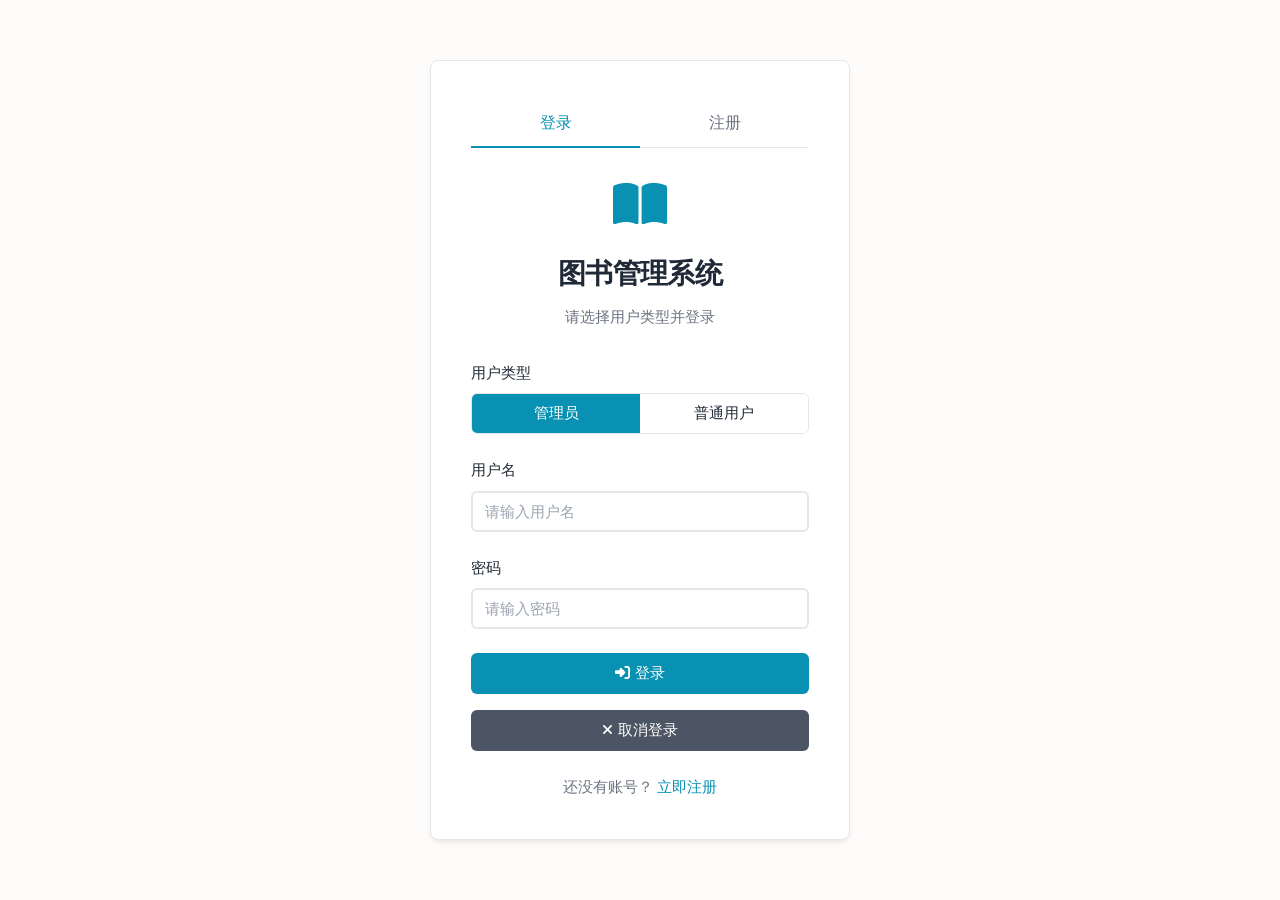
<file: login.html>
﻿<!DOCTYPE html>
<html lang="zh-CN">
<head>
    <meta charset="UTF-8">
    <meta name="viewport" content="width=device-width, initial-scale=1.0">
    <title>登录 - 图书管理系统</title>
    <link rel="stylesheet" href="/css/style.css">
    <link href="https://cdnjs.cloudflare.com/ajax/libs/font-awesome/6.4.0/css/all.min.css" rel="stylesheet">
    <style>
        /* 全局样式 */
        * {
            margin: 0;
            padding: 0;
            box-sizing: border-box;
        }
        
        body {
            background: var(--background-color);
            display: flex;
            justify-content: center;
            align-items: center;
            min-height: 100vh;
            margin: 0;
            font-family: -apple-system, BlinkMacSystemFont, "Segoe UI", Roboto, "Helvetica Neue", Arial, "Noto Sans SC", "PingFang SC", "Microsoft YaHei", sans-serif;
        }
        
        /* 登录容器 */
        .login-container {
            background: var(--card-background);
            border-radius: var(--border-radius-lg);
            border: 1px solid var(--border-color);
            box-shadow: var(--shadow-lg);
            padding: 2.5rem;
            width: 100%;
            max-width: 420px;
            animation: fadeInUp 0.4s ease-out;
        }
        
        /* 标签切换 */
        .form-tabs {
            display: flex;
            margin-bottom: 2rem;
            border-bottom: 1px solid var(--border-color);
        }
        
        .tab-btn {
            flex: 1;
            padding: 0.75rem;
            background: none;
            border: none;
            font-size: 1rem;
            font-weight: 500;
            color: var(--text-secondary);
            cursor: pointer;
            transition: var(--transition);
            border-bottom: 2px solid transparent;
            margin-bottom: -1px;
        }
        
        .tab-btn.active {
            color: var(--primary-color);
            border-bottom-color: var(--primary-color);
        }
        
        .tab-btn:hover {
            color: var(--text-primary);
        }
        
        /* 登录标题 */
        .login-header {
            text-align: center;
            margin-bottom: 2rem;
        }
        
        .logo {
            display: flex;
            justify-content: center;
            align-items: center;
            margin-bottom: 1.5rem;
        }
        
        .logo i {
            font-size: 3rem;
            color: var(--primary-color);
        }
        
        .login-header h1 {
            color: var(--text-primary);
            margin: 0;
            font-size: 1.75rem;
            font-weight: 700;
            letter-spacing: -0.02em;
        }
        
        .login-header p {
            color: var(--text-secondary);
            margin: 0.5rem 0 0;
            font-size: 0.9375rem;
        }
        
        /* 表单组 */
        .form-group {
            margin-bottom: 1.5rem;
        }
        
        .form-group label {
            display: block;
            margin-bottom: 0.5rem;
            color: var(--text-primary);
            font-weight: 500;
            font-size: 0.95rem;
        }
        
        .form-control {
            width: 100%;
            padding: 0.625rem 0.75rem;
            border: 1px solid var(--border-color);
            border-radius: var(--border-radius);
            font-size: 0.9375rem;
            transition: var(--transition);
            background: var(--card-background);
            color: var(--text-primary);
            outline: none;
        }

        .form-control:focus {
            border-color: var(--border-strong);
            box-shadow: 0 0 0 2px var(--primary-light);
        }

        .form-control::placeholder {
            color: var(--text-muted);
        }
        
        /* 用户类型选择 */
        .user-type-select {
            display: flex;
            margin-bottom: 1.5rem;
            border: 1px solid var(--border-color);
            border-radius: var(--border-radius);
            overflow: hidden;
        }

        .user-type-option {
            flex: 1;
            padding: 0.625rem;
            text-align: center;
            cursor: pointer;
            transition: var(--transition);
            background: var(--card-background);
            color: var(--text-primary);
            border: none;
            font-weight: 500;
            font-size: 0.9375rem;
        }

        .user-type-option.active {
            background: var(--primary-color);
            color: white;
        }

        .user-type-option:hover {
            background-color: var(--surface-hover);
        }

        .user-type-option.active:hover {
            background: var(--primary-hover);
        }
        
        /* 按钮样式 */
        .btn {
            width: 100%;
            padding: 0.625rem 1rem;
            background: var(--primary-color);
            color: white;
            border: 1px solid transparent;
            border-radius: var(--border-radius);
            font-size: 0.9375rem;
            font-weight: 500;
            cursor: pointer;
            transition: var(--transition);
            text-align: center;
            display: flex;
            justify-content: center;
            align-items: center;
            gap: 0.5rem;
        }

        .btn-secondary {
            background: var(--secondary-color);
        }

        .btn-secondary:hover {
            background: var(--secondary-hover);
        }

        .btn:hover {
            background: var(--primary-hover);
        }

        .btn:active {
            transform: translateY(0);
        }
        
        /* 消息提示 */
        .message {
            padding: 0.875rem 1rem;
            border-radius: var(--border-radius);
            margin-bottom: 1.25rem;
            display: none;
            font-weight: 500;
            font-size: 0.875rem;
            border: 1px solid transparent;
        }

        .message.error {
            background-color: rgba(185, 28, 28, 0.08);
            color: var(--danger-color);
            border-color: rgba(185, 28, 28, 0.2);
        }

        .message.success {
            background-color: rgba(21, 128, 61, 0.08);
            color: var(--success-color);
            border-color: rgba(21, 128, 61, 0.2);
        }
        
        /* 表单切换 */
        .form-panel {
            display: none;
        }

        .form-panel.active {
            display: block;
        }
        
        /* 额外链接 */
        .extra-links {
            text-align: center;
            margin-top: 1.5rem;
            font-size: 0.9375rem;
            color: var(--text-secondary);
        }

        .extra-links a {
            color: var(--primary-color);
            text-decoration: none;
            transition: var(--transition);
            font-weight: 500;
        }

        .extra-links a:hover {
            color: var(--primary-hover);
            text-decoration: underline;
        }
        
        /* 响应式设计 */
        @media (max-width: 768px) {
            .login-container {
                padding: 1.5rem;
                margin: 1rem;
                border-radius: var(--border-radius-lg);
            }

            .login-header h1 {
                font-size: 1.5rem;
            }

            .logo i {
                font-size: 2.5rem;
            }
        }
    </style>
</head>
<body>
    <script>
        /**
         * 登录页主题应用
         * 读取本地存储中的主题设置并应用到 body，确保登录页与其他页面主题一致
         */
        (function applyLoginTheme() {
            try {
                const stored = localStorage.getItem('library_settings');
                const settings = stored ? JSON.parse(stored) : {};
                const theme = settings.theme || 'light';

                document.body.classList.remove('dark-mode', 'auto-mode');

                if (theme === 'dark') {
                    document.body.classList.add('dark-mode');
                } else if (theme === 'auto') {
                    document.body.classList.add('auto-mode');
                    if (window.matchMedia && window.matchMedia('(prefers-color-scheme: dark)').matches) {
                        document.body.classList.add('dark-mode');
                    }
                }
            } catch (error) {
                console.error('登录页应用主题失败:', error);
            }
        })();
    </script>

    <div class="login-container">
        <!-- 标签切换 -->
        <div class="form-tabs">
            <button type="button" class="tab-btn active" data-tab="login">登录</button>
            <button type="button" class="tab-btn" data-tab="register">注册</button>
        </div>
        
        <!-- 登录表单 -->
        <div id="login-panel" class="form-panel active">
            <div class="logo">
                <i class="fas fa-book-open"></i>
            </div>
            <div class="login-header">
                <h1>图书管理系统</h1>
                <p>请选择用户类型并登录</p>
            </div>
            
            <div id="login-error" class="message error"></div>
            <div id="login-success" class="message success"></div>
            
            <form id="login-form">
                <div class="form-group">
                    <label for="login-user-type">用户类型</label>
                    <div class="user-type-select">
                        <button type="button" class="user-type-option active" data-type="admin">管理员</button>
                        <button type="button" class="user-type-option" data-type="user">普通用户</button>
                    </div>
                    <input type="hidden" id="login-user-type" name="user_type" value="admin">
                </div>
                
                <div class="form-group">
                    <label for="login-username">用户名</label>
                    <input type="text" id="login-username" name="username" class="form-control" required placeholder="请输入用户名">
                </div>
                
                <div class="form-group">
                    <label for="login-password">密码</label>
                    <input type="password" id="login-password" name="password" class="form-control" required placeholder="请输入密码">
                </div>
                
                <button type="submit" class="btn">
                    <span><i class="fas fa-sign-in-alt"></i> 登录</span>
                </button>
                
                <div style="margin-top: 1rem;">
                    <button type="button" class="btn btn-secondary" id="cancel-login">
                        <span><i class="fas fa-times"></i> 取消登录</span>
                    </button>
                </div>
                
                <div class="extra-links">
                    <p>还没有账号？ <a href="#" id="show-register">立即注册</a></p>
                </div>
            </form>
        </div>
        
        <!-- 注册表单 -->
        <div id="register-panel" class="form-panel">
            <div class="logo">
                <i class="fas fa-user-plus"></i>
            </div>
            <div class="login-header">
                <h1>创建账号</h1>
                <p>填写以下信息注册新账号</p>
            </div>
            
            <div id="register-error" class="message error"></div>
            <div id="register-success" class="message success"></div>
            
            <form id="register-form">
                <div class="form-group">
                    <label for="register-username">用户名</label>
                    <input type="text" id="register-username" name="username" class="form-control" required placeholder="请输入用户名">
                </div>
                
                <div class="form-group">
                    <label for="register-email">邮箱</label>
                    <input type="email" id="register-email" name="email" class="form-control" placeholder="请输入邮箱（可选）">
                </div>
                
                <div class="form-group">
                    <label for="register-phone">手机号</label>
                    <input type="tel" id="register-phone" name="phone" class="form-control" placeholder="请输入手机号（可选）">
                </div>
                
                <div class="form-group">
                    <label for="register-password">密码</label>
                    <input type="password" id="register-password" name="password" class="form-control" required placeholder="请输入密码">
                </div>
                
                <div class="form-group">
                    <label for="register-confirm-password">确认密码</label>
                    <input type="password" id="register-confirm-password" name="confirm_password" class="form-control" required placeholder="请再次输入密码">
                </div>
                
                <button type="submit" class="btn">
                    <span><i class="fas fa-user-plus"></i> 注册</span>
                </button>
                
                <div style="margin-top: 1rem;">
                    <button type="button" class="btn btn-secondary" id="cancel-register">
                        <span><i class="fas fa-times"></i> 取消注册</span>
                    </button>
                </div>
                
                <div class="extra-links">
                    <p>已有账号？ <a href="#" id="show-login">立即登录</a></p>
                </div>
            </form>
        </div>
    </div>
    
    <script>
        // 表单标签切换
        document.querySelectorAll('.tab-btn').forEach(btn => {
            btn.addEventListener('click', () => {
                const targetTab = btn.dataset.tab;
                
                // 切换标签激活状态
                document.querySelectorAll('.tab-btn').forEach(b => b.classList.remove('active'));
                btn.classList.add('active');
                
                // 切换表单面板
                document.querySelectorAll('.form-panel').forEach(panel => panel.classList.remove('active'));
                document.getElementById(`${targetTab}-panel`).classList.add('active');
            });
        });
        
        // 显示注册表单
        document.getElementById('show-register').addEventListener('click', (e) => {
            e.preventDefault();
            document.querySelector('.tab-btn[data-tab="register"]').click();
        });
        
        // 显示登录表单
        document.getElementById('show-login').addEventListener('click', (e) => {
            e.preventDefault();
            document.querySelector('.tab-btn[data-tab="login"]').click();
        });
        
        // 用户类型选择
        document.querySelectorAll('.user-type-option').forEach(option => {
            option.addEventListener('click', () => {
                // 移除所有活动状态
                document.querySelectorAll('.user-type-option').forEach(opt => {
                    opt.classList.remove('active');
                });
                // 添加当前活动状态
                option.classList.add('active');
                // 更新隐藏字段
                document.getElementById('login-user-type').value = option.dataset.type;
                // 安全要求：不预填任何默认账号密码，用户需手动输入
            });
        });
        
        // 登录表单提交
        document.getElementById('login-form').addEventListener('submit', async (e) => {
            e.preventDefault();
            
            // 隐藏之前的消息
            document.getElementById('login-error').style.display = 'none';
            document.getElementById('login-success').style.display = 'none';
            
            const formData = new FormData(e.target);
            const data = {
                username: formData.get('username'),
                password: formData.get('password'),
                user_type: formData.get('user_type')
            };
            
            try {
                // 使用当前页面的协议和主机，避免跨域问题
                const apiUrl = `${window.location.protocol}//${window.location.host}/api/login/`;
                const response = await fetch(apiUrl, {
                    method: 'POST',
                    headers: {
                        'Content-Type': 'application/json'
                    },
                    body: JSON.stringify(data)
                });
                
                // 检查响应状态
                if (!response.ok) {
                    // 尝试解析错误响应
                    let errorMessage;
                    try {
                        const errorData = await response.json();
                        errorMessage = errorData.error || `登录失败: ${response.status} ${response.statusText}`;
                    } catch (parseError) {
                        errorMessage = `登录失败: ${response.status} ${response.statusText}`;
                    }
                    document.getElementById('login-error').textContent = errorMessage;
                    document.getElementById('login-error').style.display = 'block';
                    return;
                }
                
                const result = await response.json();
                
                // 登录成功，保存token和用户信息到localStorage
                localStorage.setItem('token', result.token);
                localStorage.setItem('user', JSON.stringify(result.user));
                
                // 显示成功消息
                document.getElementById('login-success').textContent = '登录成功，正在跳转...';
                document.getElementById('login-success').style.display = 'block';
                
                // 延迟跳转
                setTimeout(() => {
                    // 根据用户类型跳转到不同页面
                    if (result.user.user_type === 'admin') {
                        window.location.href = '/';
                    } else {
                        window.location.href = '/user-home/';
                    }
                }, 1500);
            } catch (error) {
                console.error('登录错误:', error);
                // 提供更详细的错误信息
                let errorMessage = '网络错误，请稍后重试';
                if (error.name === 'TypeError') {
                    errorMessage = '无法连接到服务器，请检查网络连接或服务器状态';
                } else if (error.name === 'AbortError') {
                    errorMessage = '请求已取消';
                }
                document.getElementById('login-error').textContent = errorMessage;
                document.getElementById('login-error').style.display = 'block';
            }
        });
        
        // 注册表单提交
        document.getElementById('register-form').addEventListener('submit', async (e) => {
            e.preventDefault();
            
            // 隐藏之前的消息
            document.getElementById('register-error').style.display = 'none';
            document.getElementById('register-success').style.display = 'none';
            
            const formData = new FormData(e.target);
            const password = formData.get('password');
            const confirmPassword = formData.get('confirm_password');
            
            // 验证密码一致性
            if (password !== confirmPassword) {
                document.getElementById('register-error').textContent = '两次输入的密码不一致';
                document.getElementById('register-error').style.display = 'block';
                return;
            }
            
            const data = {
                username: formData.get('username'),
                password: password,
                email: formData.get('email'),
                phone: formData.get('phone')
            };
            
            try {
                const response = await fetch('/api/register/', {
                    method: 'POST',
                    headers: {
                        'Content-Type': 'application/json'
                    },
                    body: JSON.stringify(data)
                });
                
                const result = await response.json();
                
                if (response.ok) {
                    // 注册成功
                    document.getElementById('register-success').textContent = '注册成功，请登录';
                    document.getElementById('register-success').style.display = 'block';
                    
                    // 清空表单
                    e.target.reset();
                    
                    // 延迟切换到登录表单
                    setTimeout(() => {
                        document.querySelector('.tab-btn[data-tab="login"]').click();
                    }, 2000);
                } else {
                    // 注册失败，显示错误信息
                    const errorMessage = result.error || '注册失败，请稍后重试';
                    document.getElementById('register-error').textContent = errorMessage;
                    document.getElementById('register-error').style.display = 'block';
                }
            } catch (error) {
                console.error('注册错误:', error);
                document.getElementById('register-error').textContent = '网络错误，请稍后重试';
                document.getElementById('register-error').style.display = 'block';
            }
        });
        
        // 取消登录按钮点击事件
        document.getElementById('cancel-login').addEventListener('click', () => {
            window.location.href = '/';
        });
        
        // 取消注册按钮点击事件
        document.getElementById('cancel-register').addEventListener('click', () => {
            window.location.href = '/';
        });
    </script>
</body>
</html>
</file>
<file: css/style.css>
/* ============================================
   图书管理系统 - 全局样式表
   设计原则：克制、自然、高可读性
   避免过度渐变、强烈阴影和夸张动画
   ============================================ */

/* 全局样式重置 */
* {
    margin: 0;
    padding: 0;
    box-sizing: border-box;
}

/* 根变量定义 - 清爽科技蓝配色，低饱和、自然、克制的渐变 */
:root {
    /* 主色调：清爽科技蓝 */
    --primary-color: #0891b2;
    --primary-hover: #0e7490;
    --primary-light: #cffafe;
    --primary-accent: #06b6d4;

    /* 辅助色：中性灰，用于次要按钮和背景 */
    --secondary-color: #4b5563;
    --secondary-hover: #374151;

    /* 功能色：低饱和度的红、绿、琥珀 */
    --accent-color: #b45309;
    --danger-color: #b91c1c;
    --success-color: #15803d;
    --info-color: #0891b2;

    /* 背景与表面色：温暖的米白渐变 */
    --background-color: #fdfcfb;
    --background-secondary: #f8f7f6;
    --card-background: #ffffff;
    --surface-hover: #f4f4f5;

    /* 文字色：深灰为主，中灰为次 */
    --text-primary: #1f2937;
    --text-secondary: #6b7280;
    --text-muted: #9ca3af;

    /* 边框与分隔线：浅灰 */
    --border-color: #e5e7eb;
    --border-strong: #d1d5db;

    /* 阴影：柔和、贴近真实的层级阴影 */
    --shadow-sm: 0 1px 2px 0 rgba(0, 0, 0, 0.04);
    --shadow-md: 0 2px 4px -1px rgba(0, 0, 0, 0.06), 0 1px 2px -1px rgba(0, 0, 0, 0.04);
    --shadow-lg: 0 4px 6px -1px rgba(0, 0, 0, 0.06), 0 2px 4px -2px rgba(0, 0, 0, 0.04);
    --shadow-xl: 0 10px 15px -3px rgba(0, 0, 0, 0.06), 0 4px 6px -4px rgba(0, 0, 0, 0.03);

    /* 圆角：小幅圆角，更专业稳重 */
    --border-radius: 6px;
    --border-radius-lg: 8px;

    /* 过渡：快速、克制的动画 */
    --transition: all 0.15s ease;

    /* 导航栏滚动背景色：用于内联样式覆盖 */
    --navbar-scrolled-bg: rgba(255, 255, 255, 0.95);
}

/* 全局样式 */
body {
    font-family: -apple-system, BlinkMacSystemFont, "Segoe UI", Roboto, "Helvetica Neue", Arial, "Noto Sans SC", "PingFang SC", "Microsoft YaHei", sans-serif;
    background: linear-gradient(180deg, var(--background-color) 0%, var(--background-secondary) 100%);
    background-attachment: fixed;
    color: var(--text-primary);
    line-height: 1.6;
    font-size: 15px;
    -webkit-font-smoothing: antialiased;
    -moz-osx-font-smoothing: grayscale;
    min-height: 100vh;
}

/* 页面容器 */
.container {
    max-width: 1200px;
    margin: 0 auto;
    padding: 0 1.5rem;
}

/* ============================================
   导航栏
   ============================================ */
.navbar {
    background: var(--card-background);
    border-bottom: 1px solid var(--border-color);
    position: sticky;
    top: 0;
    z-index: 1000;
}

.navbar .container {
    display: flex;
    justify-content: space-between;
    align-items: center;
    height: 4rem;
    gap: 1.5rem;
    flex-wrap: wrap;
}

/* 品牌标识 */
.navbar-brand {
    display: flex;
    align-items: center;
    gap: 0.625rem;
    text-decoration: none;
    color: var(--text-primary);
    font-weight: 700;
    margin-right: 1rem;
}

.navbar-brand i {
    font-size: 1.5rem;
    color: var(--primary-color);
}

.navbar-brand h1 {
    font-size: 1.25rem;
    font-weight: 700;
    margin: 0;
    letter-spacing: -0.02em;
}

/* 导航链接 */
.navbar-nav {
    display: flex;
    gap: 0.25rem;
    margin-right: auto;
    align-items: center;
}

.nav-link {
    text-decoration: none;
    color: var(--text-secondary);
    font-weight: 500;
    font-size: 0.9375rem;
    padding: 0.5rem 0.875rem;
    border-radius: var(--border-radius);
    transition: all 0.25s cubic-bezier(0.4, 0, 0.2, 1);
    position: relative;
}

.nav-link::before {
    content: '';
    position: absolute;
    bottom: 0.25rem;
    left: 50%;
    width: 0;
    height: 2px;
    background: var(--primary-color);
    transform: translateX(-50%);
    transition: width 0.25s cubic-bezier(0.4, 0, 0.2, 1);
}

.nav-link:hover {
    color: var(--text-primary);
    background-color: var(--surface-hover);
}

.nav-link:hover::before {
    width: 60%;
}

.nav-link.active {
    color: var(--primary-color);
    background-color: var(--primary-light);
}

.nav-link.active::before {
    width: 60%;
}

/* 搜索容器 */
.search-container {
    display: flex;
    align-items: center;
    background: var(--background-color);
    border: 1px solid var(--border-color);
    border-radius: var(--border-radius);
    padding: 0.25rem;
    transition: all 0.3s cubic-bezier(0.4, 0, 0.2, 1);
    position: relative;
}

.search-container:focus-within {
    border-color: var(--primary-color);
    background-color: var(--card-background);
    box-shadow: 0 0 0 3px var(--primary-light);
    transform: translateY(-1px);
}

#search-input {
    border: none;
    background: transparent;
    padding: 0.5rem 0.625rem;
    font-size: 0.875rem;
    outline: none;
    width: 12rem;
    color: var(--text-primary);
}

#search-input::placeholder {
    color: var(--text-muted);
}

#search-btn {
    background: var(--primary-color);
    color: white;
    border: none;
    width: 2rem;
    height: 2rem;
    border-radius: var(--border-radius);
    cursor: pointer;
    transition: var(--transition);
    display: flex;
    align-items: center;
    justify-content: center;
    font-size: 0.875rem;
}

#search-btn:hover {
    background: var(--primary-hover);
}

/* ============================================
   用户菜单
   ============================================ */
.user-menu-container {
    position: relative;
    margin-left: auto;
}

.user-menu-item {
    display: flex;
    align-items: center;
}

.login-btn {
    padding: 0.5rem 1rem;
    font-size: 0.875rem;
}

.user-dropdown-trigger {
    display: flex;
    align-items: center;
    gap: 0.5rem;
    cursor: pointer;
    padding: 0.5rem 0.75rem;
    border-radius: var(--border-radius);
    transition: var(--transition);
    font-weight: 500;
    color: var(--text-primary);
}

.user-dropdown-trigger:hover {
    background-color: var(--surface-hover);
}

.username {
    max-width: 8rem;
    overflow: hidden;
    text-overflow: ellipsis;
    white-space: nowrap;
    font-size: 0.9375rem;
}

.user-dropdown-menu {
    display: none;
    position: absolute;
    right: 0;
    top: calc(100% + 0.5rem);
    background: var(--card-background);
    border: 1px solid var(--border-color);
    border-radius: var(--border-radius-lg);
    box-shadow: var(--shadow-xl);
    min-width: 11rem;
    padding: 0.375rem 0;
    z-index: 1100;
    transform-origin: top right;
    animation: fadeInUp 0.15s ease-out;
}

#user-dropdown-container:hover .user-dropdown-menu,
#user-dropdown-container.active .user-dropdown-menu,
.user-dropdown-menu.show {
    display: block;
}

.dropdown-item {
    display: flex;
    align-items: center;
    gap: 0.625rem;
    padding: 0.625rem 1rem;
    color: var(--text-primary);
    text-decoration: none;
    font-size: 0.875rem;
    transition: var(--transition);
}

.dropdown-item:hover {
    background-color: var(--surface-hover);
    color: var(--primary-color);
}

.dropdown-item i {
    width: 1rem;
    text-align: center;
    color: var(--text-secondary);
}

.dropdown-divider {
    height: 1px;
    background-color: var(--border-color);
    margin: 0.375rem 0.75rem;
}

.logout-btn:hover {
    color: var(--danger-color);
    background-color: rgba(185, 28, 28, 0.08);
}

/* ============================================
   主内容区
   ============================================ */
.main-content {
    min-height: calc(100vh - 12rem);
    padding: 2rem 0;
}

/* 页面切换容器 */
.page {
    display: none;
}

.page.active {
    display: block;
    animation: fadeInUp 0.3s ease-out;
}

/* ============================================
   首页 Hero 区域
   ============================================ */
.hero-section {
    background: var(--card-background);
    border-bottom: 1px solid var(--border-color);
    color: var(--text-primary);
    padding: 4rem 0;
    margin-bottom: 2.5rem;
    text-align: center;
    animation: fadeInUp 0.4s ease-out;
    /* 弱装饰：右上角淡雅的科技蓝超级椭圆，克制不抢戏 */
    position: relative;
    overflow: hidden;
}

.hero-section::before {
    content: '';
    position: absolute;
    top: -4rem;
    right: -4rem;
    width: 16rem;
    height: 16rem;
    border-radius: 50%;
    background: radial-gradient(circle at center, var(--primary-light) 0%, transparent 70%);
    opacity: 0.7;
    pointer-events: none;
}

.hero-section::after {
    content: '';
    position: absolute;
    bottom: -5rem;
    left: -3rem;
    width: 14rem;
    height: 14rem;
    border-radius: 50%;
    background: radial-gradient(circle at center, rgba(6, 182, 212, 0.12) 0%, transparent 70%);
    pointer-events: none;
}

.hero-content {
    position: relative;
    z-index: 1;
}

.hero-badge {
    display: inline-block;
    margin-bottom: 1rem;
    padding: 0.375rem 0.875rem;
    border-radius: 9999px;
    background: var(--primary-light);
    color: var(--primary-hover);
    font-size: 0.75rem;
    font-weight: 600;
    letter-spacing: 0.04em;
}

.hero-content h2,
.hero-content p,
.hero-buttons {
    animation: fadeInUp 0.5s ease-out backwards;
}

.hero-content p {
    animation-delay: 0.1s;
}

.hero-buttons {
    animation-delay: 0.2s;
}

.hero-content h2 {
    font-size: 2.25rem;
    margin-bottom: 1rem;
    font-weight: 700;
    letter-spacing: -0.02em;
    color: var(--text-primary);
}

.hero-content p {
    font-size: 1.125rem;
    margin-bottom: 2rem;
    color: var(--text-secondary);
    max-width: 600px;
    margin-left: auto;
    margin-right: auto;
}

.hero-buttons {
    display: flex;
    gap: 1rem;
    justify-content: center;
}

/* ============================================
   统计卡片
   ============================================ */
.stats-section {
    margin-bottom: 2.5rem;
}

.stats-section .container {
    display: grid;
    grid-template-columns: repeat(auto-fit, minmax(240px, 1fr));
    gap: 1.5rem;
}

.stat-card {
    background: var(--card-background);
    padding: 1.5rem;
    border-radius: var(--border-radius-lg);
    border: 1px solid var(--border-color);
    display: flex;
    align-items: center;
    gap: 1.25rem;
    transition: var(--transition);
    animation: fadeInUp 0.4s ease-out backwards;
}

.stat-card:nth-child(1) { animation-delay: 0.05s; }
.stat-card:nth-child(2) { animation-delay: 0.1s; }
.stat-card:nth-child(3) { animation-delay: 0.15s; }

.stat-card:hover {
    border-color: var(--border-strong);
    box-shadow: var(--shadow-md);
    transform: translateY(-2px);
}

.stat-icon {
    width: 2.75rem;
    height: 2.75rem;
    border-radius: var(--border-radius);
    display: flex;
    align-items: center;
    justify-content: center;
    font-size: 1.25rem;
    color: white;
    background-color: var(--primary-color);
    flex-shrink: 0;
}

/* 多个业务指标的图标用科技蓝系不同色阶区分，保持克制不喧宾夺主 */
.stat-icon-cyan { background-color: #06b6d4; }
.stat-icon-star { background-color: #b45309; }
.stat-icon-borrow { background-color: #0e7490; }
.stat-icon-avail { background-color: #0284c7; }
.stat-icon-today { background-color: #14b8a6; }

.stat-content h3 {
    font-size: 1.75rem;
    font-weight: 700;
    color: var(--text-primary);
    margin-bottom: 0.125rem;
    letter-spacing: -0.02em;
}

.stat-content p {
    color: var(--text-secondary);
    font-size: 0.875rem;
}

/* ============================================
   按钮
   ============================================ */
.btn {
    display: inline-flex;
    align-items: center;
    justify-content: center;
    gap: 0.5rem;
    padding: 0.625rem 1.125rem;
    border: 1px solid transparent;
    border-radius: var(--border-radius);
    font-size: 0.875rem;
    font-weight: 500;
    text-decoration: none;
    cursor: pointer;
    transition: var(--transition);
    background: var(--surface-hover);
    color: var(--text-primary);
}

.btn:hover {
    background: var(--border-color);
}

.btn:active {
    transform: scale(0.98);
}

.btn-primary {
    background: var(--primary-color);
    color: white;
}

.btn-primary:hover {
    background: var(--primary-hover);
}

.btn-secondary {
    background: var(--secondary-color);
    color: white;
}

.btn-secondary:hover {
    background: var(--secondary-hover);
}

.btn-danger {
    background: var(--danger-color);
    color: white;
}

.btn-danger:hover {
    background: #991b1b;
}

.btn-success {
    background: var(--success-color);
    color: white;
}

.btn-success:hover {
    background: #166534;
}

.btn-outline {
    background: transparent;
    color: var(--text-primary);
    border-color: var(--border-strong);
}

.btn-outline:hover {
    background: var(--surface-hover);
    border-color: var(--border-strong);
}

.btn-sm {
    padding: 0.375rem 0.75rem;
    font-size: 0.8125rem;
}

.btn-lg {
    padding: 0.75rem 1.5rem;
    font-size: 1rem;
}

/* ============================================
   图书列表
   ============================================ */
.books-header {
    display: flex;
    justify-content: space-between;
    align-items: center;
    margin-bottom: 1.5rem;
    flex-wrap: wrap;
    gap: 1rem;
}

.books-header h2 {
    font-size: 1.75rem;
    font-weight: 700;
    color: var(--text-primary);
    letter-spacing: -0.02em;
}

.filter-container {
    display: flex;
    gap: 1rem;
    align-items: flex-end;
    flex-wrap: wrap;
    margin-bottom: 1.5rem;
    background: var(--card-background);
    padding: 1rem 1.25rem;
    border-radius: var(--border-radius-lg);
    border: 1px solid var(--border-color);
}

.filter-group {
    display: flex;
    flex-direction: column;
    gap: 0.375rem;
}

.filter-group label {
    font-weight: 500;
    color: var(--text-secondary);
    font-size: 0.8125rem;
}

.filter-group select,
.filter-group input {
    padding: 0.5rem 0.625rem;
    border: 1px solid var(--border-color);
    border-radius: var(--border-radius);
    font-size: 0.875rem;
    outline: none;
    transition: var(--transition);
    background: var(--card-background);
    color: var(--text-primary);
    min-width: 8rem;
}

.filter-group select:focus,
.filter-group input:focus {
    border-color: var(--border-strong);
    box-shadow: 0 0 0 2px var(--primary-light);
}

/* 图书网格 */
.books-grid {
    display: grid;
    grid-template-columns: repeat(auto-fill, minmax(260px, 1fr));
    gap: 1.5rem;
    margin-bottom: 2rem;
}

/* 图书卡片 */
.book-card {
    background: var(--card-background);
    border-radius: var(--border-radius-lg);
    overflow: hidden;
    border: 1px solid var(--border-color);
    transition: all 0.35s cubic-bezier(0.4, 0, 0.2, 1);
    cursor: pointer;
    display: flex;
    flex-direction: column;
    position: relative;
}

.book-card::before {
    content: '';
    position: absolute;
    top: 0;
    left: 0;
    right: 0;
    height: 3px;
    background: linear-gradient(90deg, var(--primary-color), var(--accent-color));
    transform: scaleX(0);
    transition: transform 0.35s cubic-bezier(0.4, 0, 0.2, 1);
    transform-origin: left;
}

.book-card:hover {
    border-color: var(--border-strong);
    box-shadow: var(--shadow-xl);
    transform: translateY(-5px);
}

.book-card:hover::before {
    transform: scaleX(1);
}

.book-card-image {
    width: 100%;
    height: 180px;
    background: var(--surface-hover);
    display: flex;
    align-items: center;
    justify-content: center;
    font-size: 2.5rem;
    color: var(--text-muted);
    position: relative;
    overflow: hidden;
}

.book-card-image img {
    width: 100%;
    height: 100%;
    object-fit: cover;
    transition: transform 0.4s cubic-bezier(0.4, 0, 0.2, 1);
}

.book-card:hover .book-card-image img {
    transform: scale(1.05);
}

.book-card-content {
    padding: 1.25rem;
    flex: 1;
    display: flex;
    flex-direction: column;
}

.book-card-title {
    font-size: 1.0625rem;
    font-weight: 600;
    color: var(--text-primary);
    margin-bottom: 0.375rem;
    line-height: 1.4;
}

.book-card-author {
    color: var(--text-secondary);
    font-size: 0.875rem;
    margin-bottom: 0.875rem;
}

.book-card-meta {
    display: flex;
    gap: 0.75rem;
    margin-bottom: 1rem;
    font-size: 0.8125rem;
    color: var(--text-secondary);
    align-items: center;
}

.book-card-category {
    background: var(--primary-light);
    color: var(--primary-color);
    padding: 0.25rem 0.625rem;
    border-radius: 9999px;
    font-weight: 500;
}

.book-card-rating {
    display: flex;
    align-items: center;
    gap: 0.25rem;
}

.book-card-rating i {
    color: var(--accent-color);
}

.book-card-actions {
    display: flex;
    gap: 0.5rem;
    margin-top: auto;
}

.book-card-actions .btn {
    flex: 1;
    justify-content: center;
    font-size: 0.8125rem;
}

/* ============================================
   图书详情页
   ============================================ */
.book-detail {
    background: var(--card-background);
    border-radius: var(--border-radius-lg);
    padding: 2rem;
    border: 1px solid var(--border-color);
    display: grid;
    grid-template-columns: 280px 1fr;
    gap: 2rem;
    margin-bottom: 2rem;
}

.book-detail-image {
    background: var(--surface-hover);
    border-radius: var(--border-radius);
    display: flex;
    align-items: center;
    justify-content: center;
    font-size: 5rem;
    color: var(--text-muted);
    overflow: hidden;
    aspect-ratio: 2 / 3;
}

.book-detail-image img {
    width: 100%;
    height: 100%;
    object-fit: cover;
}

.book-detail-content h1 {
    font-size: 2rem;
    font-weight: 700;
    color: var(--text-primary);
    margin-bottom: 0.5rem;
    letter-spacing: -0.02em;
}

.book-detail-author {
    color: var(--text-secondary);
    font-size: 1.0625rem;
    margin-bottom: 1.5rem;
    font-weight: 500;
}

.book-detail-meta {
    display: flex;
    gap: 2rem;
    margin-bottom: 1.5rem;
    padding-bottom: 1.25rem;
    border-bottom: 1px solid var(--border-color);
    flex-wrap: wrap;
}

.meta-item {
    display: flex;
    flex-direction: column;
    gap: 0.25rem;
}

.meta-label {
    font-size: 0.75rem;
    color: var(--text-secondary);
    font-weight: 500;
    text-transform: uppercase;
    letter-spacing: 0.05em;
}

.meta-value {
    font-size: 0.9375rem;
    font-weight: 600;
    color: var(--text-primary);
}

.book-detail-description {
    color: var(--text-secondary);
    line-height: 1.7;
    margin-bottom: 1.5rem;
}

.book-detail-description h3 {
    font-size: 1rem;
    font-weight: 600;
    color: var(--text-primary);
    margin-bottom: 0.75rem;
}

.book-detail-actions {
    display: flex;
    gap: 0.75rem;
    flex-wrap: wrap;
}

/* ============================================
   表单
   ============================================ */
.form-container {
    background: var(--card-background);
    padding: 2rem;
    border-radius: var(--border-radius-lg);
    border: 1px solid var(--border-color);
    max-width: 640px;
    margin: 0 auto;
    animation: fadeInUp 0.3s ease-out;
}

.form-container h2 {
    font-size: 1.5rem;
    font-weight: 700;
    color: var(--text-primary);
    margin-bottom: 1.5rem;
    letter-spacing: -0.02em;
}

.form-container h3 {
    font-size: 1.125rem;
    font-weight: 600;
    color: var(--text-primary);
    margin-bottom: 1rem;
}

.form-group {
    margin-bottom: 1.25rem;
}

.form-group label {
    display: block;
    font-weight: 500;
    color: var(--text-primary);
    margin-bottom: 0.375rem;
    font-size: 0.875rem;
}

.form-group input,
.form-group select,
.form-group textarea {
    width: 100%;
    padding: 0.625rem 0.75rem;
    border: 2px solid var(--border-color);
    border-radius: var(--border-radius);
    font-size: 0.9375rem;
    outline: none;
    transition: all 0.25s cubic-bezier(0.4, 0, 0.2, 1);
    font-family: inherit;
    background: var(--card-background);
    color: var(--text-primary);
}

.form-group input:focus,
.form-group select:focus,
.form-group textarea:focus {
    border-color: var(--primary-color);
    box-shadow: 0 0 0 3px var(--primary-light);
    transform: translateY(-1px);
}

.form-group input::placeholder,
.form-group textarea::placeholder {
    color: var(--text-muted);
}

.form-group textarea {
    resize: vertical;
    min-height: 100px;
}

/* 表单分区标题（如库存信息等） */
.form-section-title {
    font-size: 0.875rem;
    font-weight: 600;
    color: var(--text-secondary);
    margin: 1.25rem 0 0.75rem;
    padding-bottom: 0.375rem;
    border-bottom: 1px solid var(--border-color);
}

.form-actions {
    display: flex;
    gap: 0.75rem;
    justify-content: flex-end;
    margin-top: 1.5rem;
    padding-top: 1.25rem;
    border-top: 1px solid var(--border-color);
}

/* ============================================
   分类管理
   ============================================ */
.categories-header {
    display: flex;
    justify-content: space-between;
    align-items: center;
    margin-bottom: 1.5rem;
    flex-wrap: wrap;
    gap: 1rem;
}

.categories-header h2 {
    font-size: 1.75rem;
    font-weight: 700;
    color: var(--text-primary);
    letter-spacing: -0.02em;
}

.categories-subtitle {
    margin: 2rem 0 1rem;
    font-size: 1.25rem;
    font-weight: 600;
    color: var(--text-primary);
}

.categories-grid {
    display: grid;
    grid-template-columns: repeat(auto-fill, minmax(300px, 1fr));
    gap: 1rem;
    margin-bottom: 2rem;
}

.category-card {
    background: var(--card-background);
    padding: 1.25rem;
    border-radius: var(--border-radius-lg);
    border: 1px solid var(--border-color);
    transition: all 0.35s cubic-bezier(0.4, 0, 0.2, 1);
    display: flex;
    justify-content: space-between;
    align-items: flex-start;
    animation: fadeInUp 0.3s ease-out backwards;
}

.category-card:hover {
    border-color: var(--border-strong);
    box-shadow: var(--shadow-lg);
    transform: translateY(-3px);
}

.category-info {
    flex: 1;
    min-width: 0;
}

.category-info h3 {
    font-size: 1rem;
    font-weight: 600;
    color: var(--text-primary);
    margin-bottom: 0.25rem;
    white-space: nowrap;
    overflow: hidden;
    text-overflow: ellipsis;
}

.category-info p {
    font-size: 0.875rem;
    color: var(--text-secondary);
    line-height: 1.5;
    margin-bottom: 0.5rem;
}

.category-count {
    font-size: 0.8125rem;
    color: var(--text-muted);
    font-weight: 500;
}

.category-actions {
    display: flex;
    flex-direction: column;
    gap: 0.375rem;
    flex-shrink: 0;
    margin-left: 1rem;
}

.category-actions .btn {
    padding: 0.375rem 0.625rem;
    font-size: 0.8125rem;
}

.category-actions .btn-danger {
    background-color: var(--danger-color);
    color: white;
}

.category-actions .btn-danger:hover {
    background-color: #991b1b;
}

.category-actions .btn-secondary {
    background-color: var(--secondary-color);
    color: white;
}

.category-actions .btn-secondary:hover {
    background-color: var(--secondary-hover);
}

.categories-form {
    max-width: 800px;
}

.categories-form-group {
    display: grid;
    grid-template-columns: 1fr 2fr;
    gap: 1rem;
}

@media (max-width: 768px) {
    .categories-form-group {
        grid-template-columns: 1fr;
    }
}

/* ============================================
   页脚
   ============================================ */
.footer {
    background: var(--card-background);
    color: var(--text-secondary);
    padding: 1.5rem 0;
    margin-top: 3rem;
    border-top: 1px solid var(--border-color);
    font-size: 0.875rem;
}

.footer .container {
    display: flex;
    justify-content: space-between;
    align-items: center;
    flex-wrap: wrap;
    gap: 1rem;
}

/* ============================================
   加载动画
   ============================================ */
.loading {
    display: flex;
    justify-content: center;
    align-items: center;
    padding: 3rem;
    grid-column: 1 / -1;
}

.loading-spinner {
    width: 2rem;
    height: 2rem;
    border: 2px solid var(--border-color);
    border-top-color: var(--primary-color);
    border-radius: 50%;
    animation: spin 0.8s linear infinite;
}

@keyframes spin {
    0% { transform: rotate(0deg); }
    100% { transform: rotate(360deg); }
}

/* ============================================
   无结果提示
   ============================================ */
.no-results {
    text-align: center;
    padding: 3rem;
    background: var(--card-background);
    border-radius: var(--border-radius-lg);
    border: 1px solid var(--border-color);
    grid-column: 1 / -1;
}

.no-results i {
    font-size: 2.5rem;
    color: var(--text-muted);
    margin-bottom: 1rem;
}

.no-results h3 {
    font-size: 1.25rem;
    font-weight: 600;
    color: var(--text-primary);
    margin-bottom: 0.5rem;
}

.no-results p {
    color: var(--text-secondary);
    margin-bottom: 1.25rem;
}

/* ============================================
   模态框
   ============================================ */
.modal {
    display: none;
    position: fixed;
    top: 0;
    left: 0;
    width: 100%;
    height: 100%;
    background: rgba(0, 0, 0, 0.4);
    z-index: 2000;
    align-items: center;
    justify-content: center;
}

.modal.active {
    display: flex;
}

.modal-content {
    background: var(--card-background);
    padding: 1.5rem;
    border-radius: var(--border-radius-lg);
    box-shadow: var(--shadow-xl);
    max-width: 480px;
    width: 90%;
    max-height: 80vh;
    overflow-y: auto;
    border: 1px solid var(--border-color);
    animation: scaleIn 0.2s ease-out;
}

.modal-header {
    display: flex;
    justify-content: space-between;
    align-items: center;
    margin-bottom: 1.25rem;
    padding-bottom: 0.875rem;
    border-bottom: 1px solid var(--border-color);
}

.modal-header h3 {
    font-size: 1.125rem;
    font-weight: 600;
    color: var(--text-primary);
}

.modal-close {
    background: none;
    border: none;
    font-size: 1.25rem;
    color: var(--text-secondary);
    cursor: pointer;
    transition: var(--transition);
    width: 2rem;
    height: 2rem;
    display: flex;
    align-items: center;
    justify-content: center;
    border-radius: var(--border-radius);
}

.modal-close:hover {
    background: var(--surface-hover);
    color: var(--text-primary);
}

/* ============================================
   消息提示
   ============================================ */
.message {
    padding: 0.875rem 1.25rem;
    border-radius: var(--border-radius);
    margin-bottom: 1rem;
    font-weight: 500;
    font-size: 0.875rem;
}

.message-success {
    background-color: #f0fdf4;
    color: var(--success-color);
    border: 1px solid #bbf7d0;
}

.message-error {
    background-color: #fef2f2;
    color: var(--danger-color);
    border: 1px solid #fecaca;
}

.message-info {
    background-color: #f0f9ff;
    color: var(--info-color);
    border: 1px solid #bae6fd;
}

/* ============================================
   响应式设计
   ============================================ */
@media (max-width: 768px) {
    .navbar .container {
        height: auto;
        padding: 0.875rem 1rem;
        gap: 1rem;
    }

    .navbar-nav {
        order: 3;
        width: 100%;
        justify-content: center;
        margin-right: 0;
    }

    .search-container {
        order: 2;
        flex: 1;
        min-width: 200px;
    }

    .user-menu-container {
        order: 2;
    }

    #search-input {
        width: 100%;
    }

    .hero-content h2 {
        font-size: 1.75rem;
    }

    .hero-buttons {
        flex-direction: column;
        align-items: center;
    }

    .stats-section .container {
        grid-template-columns: 1fr;
    }

    .book-detail {
        grid-template-columns: 1fr;
    }

    .book-detail-image {
        max-width: 240px;
        margin: 0 auto;
    }

    .book-detail-content h1 {
        font-size: 1.5rem;
    }

    .book-detail-meta {
        gap: 1rem;
    }

    .books-grid {
        grid-template-columns: 1fr;
    }

    .filter-container {
        flex-direction: column;
        align-items: stretch;
    }

    .filter-group {
        width: 100%;
    }

    .filter-group select,
    .filter-group input {
        width: 100%;
    }

    .categories-grid {
        grid-template-columns: 1fr;
    }

    .form-actions {
        flex-direction: column-reverse;
    }

    .form-actions .btn {
        width: 100%;
    }
}

@media (max-width: 480px) {
    .container {
        padding: 0 1rem;
    }

    .main-content {
        padding: 1rem 0;
    }

    .hero-section {
        padding: 2.5rem 0;
    }

    .hero-content h2 {
        font-size: 1.5rem;
    }

    .book-card-actions {
        flex-direction: column;
    }

    .form-container {
        padding: 1.5rem;
    }

    .modal-content {
        padding: 1.25rem;
        margin: 1rem;
    }
}

/* ============================================
   深色模式变量覆盖
   ============================================ */
body.dark-mode {
    --primary-color: #22d3ee;
    --primary-hover: #06b6d4;
    --primary-light: rgba(34, 211, 238, 0.15);
    --primary-accent: #67e8f9;

    --secondary-color: #94a3b8;
    --secondary-hover: #cbd5e1;

    --accent-color: #f59e0b;
    --danger-color: #f87171;
    --success-color: #4ade80;
    --info-color: #22d3ee;

    --background-color: #1e293b;
    --background-secondary: #0f172a;
    --card-background: #334155;
    --surface-hover: #475569;

    --text-primary: #f1f5f9;
    --text-secondary: #94a3b8;
    --text-muted: #64748b;

    --border-color: #334155;
    --border-strong: #475569;

    --shadow-sm: 0 1px 2px 0 rgba(0, 0, 0, 0.3);
    --shadow-md: 0 2px 4px -1px rgba(0, 0, 0, 0.4), 0 1px 2px -1px rgba(0, 0, 0, 0.3);
    --shadow-lg: 0 4px 6px -1px rgba(0, 0, 0, 0.4), 0 2px 4px -2px rgba(0, 0, 0, 0.3);
    --shadow-xl: 0 10px 15px -3px rgba(0, 0, 0, 0.5), 0 4px 6px -4px rgba(0, 0, 0, 0.4);

    --navbar-scrolled-bg: rgba(15, 23, 42, 0.95);
}

@media (prefers-color-scheme: dark) {
    body.auto-mode {
        --primary-color: #22d3ee;
        --primary-hover: #06b6d4;
        --primary-light: rgba(34, 211, 238, 0.15);
        --primary-accent: #67e8f9;

        --secondary-color: #94a3b8;
        --secondary-hover: #cbd5e1;

        --accent-color: #f59e0b;
        --danger-color: #f87171;
        --success-color: #4ade80;
        --info-color: #22d3ee;

        --background-color: #1e293b;
        --background-secondary: #0f172a;
        --card-background: #334155;
        --surface-hover: #475569;

        --text-primary: #f1f5f9;
        --text-secondary: #94a3b8;
        --text-muted: #64748b;

        --border-color: #334155;
        --border-strong: #475569;

        --shadow-sm: 0 1px 2px 0 rgba(0, 0, 0, 0.3);
        --shadow-md: 0 2px 4px -1px rgba(0, 0, 0, 0.4), 0 1px 2px -1px rgba(0, 0, 0, 0.3);
        --shadow-lg: 0 4px 6px -1px rgba(0, 0, 0, 0.4), 0 2px 4px -2px rgba(0, 0, 0, 0.3);
        --shadow-xl: 0 10px 15px -3px rgba(0, 0, 0, 0.5), 0 4px 6px -4px rgba(0, 0, 0, 0.4);

        --navbar-scrolled-bg: rgba(15, 23, 42, 0.95);
    }
}

/* 深色模式下的消息提示覆盖 */
body.dark-mode .message-success {
    background-color: rgba(74, 222, 128, 0.12);
    border-color: rgba(74, 222, 128, 0.25);
}

body.dark-mode .message-error {
    background-color: rgba(248, 113, 113, 0.12);
    border-color: rgba(248, 113, 113, 0.25);
}

body.dark-mode .message-info {
    background-color: rgba(96, 165, 250, 0.12);
    border-color: rgba(96, 165, 250, 0.25);
}

@media (prefers-color-scheme: dark) {
    body.auto-mode .message-success {
        background-color: rgba(74, 222, 128, 0.12);
        border-color: rgba(74, 222, 128, 0.25);
    }

    body.auto-mode .message-error {
        background-color: rgba(248, 113, 113, 0.12);
        border-color: rgba(248, 113, 113, 0.25);
    }

    body.auto-mode .message-info {
        background-color: rgba(96, 165, 250, 0.12);
        border-color: rgba(96, 165, 250, 0.25);
    }
}

/* ============================================
   设置弹窗样式
   ============================================ */
.settings-modal {
    display: none;
    position: fixed;
    top: 0;
    left: 0;
    width: 100%;
    height: 100%;
    background: rgba(0, 0, 0, 0.5);
    z-index: 2000;
    justify-content: center;
    align-items: center;
    animation: fadeIn 0.2s ease-out;
}

.settings-modal.show {
    display: flex;
}

.settings-panel {
    background: var(--card-background);
    border: 1px solid var(--border-color);
    border-radius: var(--border-radius-lg);
    box-shadow: var(--shadow-xl);
    width: 90%;
    max-width: 520px;
    max-height: 85vh;
    overflow-y: auto;
    animation: scaleIn 0.2s ease-out;
}

.settings-header {
    display: flex;
    justify-content: space-between;
    align-items: center;
    padding: 1.25rem 1.5rem;
    border-bottom: 1px solid var(--border-color);
}

.settings-header h3 {
    font-size: 1.125rem;
    font-weight: 600;
    color: var(--text-primary);
    margin: 0;
}

.settings-close {
    background: none;
    border: none;
    color: var(--text-secondary);
    font-size: 1.25rem;
    cursor: pointer;
    padding: 0.25rem;
    width: 2rem;
    height: 2rem;
    display: flex;
    align-items: center;
    justify-content: center;
    border-radius: var(--border-radius);
    transition: var(--transition);
}

.settings-close:hover {
    background: var(--surface-hover);
    color: var(--text-primary);
}

.settings-body {
    padding: 1.5rem;
}

.settings-section {
    margin-bottom: 1.75rem;
}

.settings-section:last-child {
    margin-bottom: 0;
}

.settings-section-title {
    font-size: 0.875rem;
    font-weight: 600;
    color: var(--text-secondary);
    text-transform: uppercase;
    letter-spacing: 0.05em;
    margin-bottom: 1rem;
}

.settings-item {
    display: flex;
    justify-content: space-between;
    align-items: center;
    padding: 0.875rem 0;
    border-bottom: 1px solid var(--border-color);
}

.settings-item:last-child {
    border-bottom: none;
}

.settings-item-label {
    display: flex;
    flex-direction: column;
    gap: 0.25rem;
}

.settings-item-label span {
    font-weight: 500;
    color: var(--text-primary);
}

.settings-item-label small {
    font-size: 0.8125rem;
    color: var(--text-muted);
}

.settings-select,
.settings-input {
    padding: 0.5rem 0.75rem;
    border: 1px solid var(--border-color);
    border-radius: var(--border-radius);
    background: var(--card-background);
    color: var(--text-primary);
    font-size: 0.875rem;
    min-width: 140px;
    transition: var(--transition);
}

.settings-select:focus,
.settings-input:focus {
    outline: none;
    border-color: var(--primary-color);
    box-shadow: 0 0 0 2px var(--primary-light);
}

.settings-toggle {
    position: relative;
    width: 2.75rem;
    height: 1.5rem;
    background: var(--border-strong);
    border-radius: 9999px;
    cursor: pointer;
    transition: var(--transition);
}

.settings-toggle.active {
    background: var(--primary-color);
}

.settings-toggle::after {
    content: '';
    position: absolute;
    top: 0.1875rem;
    left: 0.1875rem;
    width: 1.125rem;
    height: 1.125rem;
    background: white;
    border-radius: 50%;
    transition: transform 0.2s ease;
}

.settings-toggle.active::after {
    transform: translateX(1.25rem);
}

.settings-footer {
    display: flex;
    justify-content: flex-end;
    gap: 0.75rem;
    padding: 1rem 1.5rem;
    border-top: 1px solid var(--border-color);
}

.settings-message {
    padding: 0.75rem 1rem;
    border-radius: var(--border-radius);
    font-size: 0.875rem;
    margin-bottom: 1rem;
    display: none;
}

.settings-message.show {
    display: block;
}

.settings-message.success {
    background: var(--success-color);
    color: white;
}

.settings-message.error {
    background: var(--danger-color);
    color: white;
}

/* ============================================
   用户页面通用样式
   ============================================ */

/* 欢迎横幅 */
.welcome-banner {
    background: linear-gradient(135deg, var(--primary-color) 0%, var(--accent-color) 100%);
    color: white;
    padding: 3rem 0;
    margin-bottom: 2rem;
    animation: fadeInUp 0.4s ease-out;
}

.welcome-content {
    max-width: 1200px;
    margin: 0 auto;
    padding: 0 1.5rem;
}

.welcome-content h2 {
    margin: 0 0 1rem 0;
    font-size: 2rem;
    font-weight: 700;
    letter-spacing: -0.02em;
}

.welcome-content p {
    margin: 0 0 2rem 0;
    font-size: 1.1rem;
    opacity: 0.9;
}

/* 用户信息卡片 */
.user-info-card {
    background: var(--card-background);
    border-radius: var(--border-radius-lg);
    box-shadow: var(--shadow-md);
    padding: 2rem;
    margin-bottom: 2rem;
    border: 1px solid var(--border-color);
    animation: fadeInUp 0.3s ease-out;
}

.user-info-header {
    display: flex;
    align-items: center;
    margin-bottom: 1.5rem;
}

.user-avatar {
    width: 5rem;
    height: 5rem;
    border-radius: 50%;
    background: linear-gradient(135deg, var(--primary-color), var(--accent-color));
    color: white;
    display: flex;
    justify-content: center;
    align-items: center;
    font-size: 2rem;
    margin-right: 1.5rem;
    flex-shrink: 0;
}

.user-details h2 {
    margin: 0 0 0.5rem 0;
    font-size: 1.5rem;
    font-weight: 700;
    letter-spacing: -0.02em;
}

.user-details p {
    margin: 0;
    color: var(--text-secondary);
}

/* 用户页面统计卡片 */
.user-stats-grid {
    display: grid;
    grid-template-columns: repeat(auto-fit, minmax(200px, 1fr));
    gap: 1.5rem;
    margin-bottom: 2rem;
}

.user-stat-card {
    background: var(--card-background);
    border-radius: var(--border-radius-lg);
    box-shadow: var(--shadow-md);
    padding: 1.5rem;
    text-align: center;
    transition: all 0.35s cubic-bezier(0.4, 0, 0.2, 1);
    border: 1px solid var(--border-color);
    animation: fadeInUp 0.3s ease-out backwards;
}

.user-stat-card:nth-child(1) { animation-delay: 0.05s; }
.user-stat-card:nth-child(2) { animation-delay: 0.1s; }
.user-stat-card:nth-child(3) { animation-delay: 0.15s; }

.user-stat-card:hover {
    transform: translateY(-4px);
    box-shadow: var(--shadow-lg);
    border-color: var(--border-strong);
}

.user-stat-value {
    font-size: 2rem;
    font-weight: 700;
    color: var(--primary-color);
    margin: 0.5rem 0;
    letter-spacing: -0.02em;
}

.user-stat-label {
    color: var(--text-secondary);
    font-size: 0.9rem;
}

.user-stat-icon {
    font-size: 2rem;
    color: var(--primary-color);
}

/* 快速操作 */
.quick-actions {
    display: grid;
    grid-template-columns: repeat(auto-fit, minmax(250px, 1fr));
    gap: 1.5rem;
    margin-bottom: 2rem;
}

.action-card {
    background: var(--card-background);
    border-radius: var(--border-radius-lg);
    box-shadow: var(--shadow-md);
    padding: 2rem;
    text-align: center;
    transition: all 0.35s cubic-bezier(0.4, 0, 0.2, 1);
    cursor: pointer;
    border: 1px solid var(--border-color);
    animation: fadeInUp 0.3s ease-out backwards;
}

.action-card:nth-child(1) { animation-delay: 0.2s; }
.action-card:nth-child(2) { animation-delay: 0.25s; }
.action-card:nth-child(3) { animation-delay: 0.3s; }

.action-card:hover {
    transform: translateY(-4px);
    box-shadow: var(--shadow-lg);
    border-color: var(--border-strong);
}

.action-card i {
    font-size: 3rem;
    color: var(--primary-color);
    margin-bottom: 1rem;
    transition: transform 0.35s cubic-bezier(0.4, 0, 0.2, 1);
}

.action-card:hover i {
    transform: scale(1.05);
}

.action-card h3 {
    margin: 0 0 0.5rem 0;
    font-size: 1.2rem;
    font-weight: 600;
    color: var(--text-primary);
}

.action-card p {
    margin: 0;
    color: var(--text-secondary);
    font-size: 0.9rem;
}

/* 推荐图书区域 */
.recommended-books {
    background: var(--card-background);
    border-radius: var(--border-radius-lg);
    box-shadow: var(--shadow-md);
    padding: 2rem;
    margin-bottom: 2rem;
    border: 1px solid var(--border-color);
}

.section-title {
    margin: 0 0 1.5rem 0;
    font-size: 1.3rem;
    font-weight: 600;
    color: var(--text-primary);
}

/* 最近借阅记录 */
.recent-borrows {
    background: var(--card-background);
    border-radius: var(--border-radius-lg);
    box-shadow: var(--shadow-md);
    padding: 2rem;
    border: 1px solid var(--border-color);
}

.borrow-list {
    list-style: none;
    padding: 0;
    margin: 0;
}

.borrow-item {
    padding: 1rem;
    border-bottom: 1px solid var(--border-color);
    transition: background-color 0.25s ease;
}

.borrow-item:last-child {
    border-bottom: none;
}

.borrow-item:hover {
    background-color: var(--surface-hover);
}

.borrow-item-header {
    display: flex;
    justify-content: space-between;
    align-items: center;
    margin-bottom: 0.5rem;
}

.borrow-item-title {
    margin: 0;
    font-size: 1.1rem;
    font-weight: 600;
    color: var(--text-primary);
}

.borrow-item-status {
    padding: 0.25rem 0.75rem;
    border-radius: 9999px;
    font-size: 0.8rem;
    font-weight: 500;
}

.borrow-item-status.borrowed {
    background-color: rgba(245, 158, 11, 0.12);
    color: var(--accent-color);
}

.borrow-item-status.returned {
    background-color: rgba(21, 128, 61, 0.12);
    color: var(--success-color);
}

.borrow-item-meta {
    color: var(--text-secondary);
    font-size: 0.9rem;
}

/* 图书描述 */
.book-card-description {
    margin-bottom: 1rem;
    color: var(--text-secondary);
    font-size: 0.9rem;
    line-height: 1.4;
    overflow: hidden;
    text-overflow: ellipsis;
    display: -webkit-box;
    -webkit-line-clamp: 3;
    -webkit-box-orient: vertical;
}

/* ============================================
   借阅记录页面样式
   ============================================ */

/* 记录标题栏 */
.records-header {
    display: flex;
    justify-content: space-between;
    align-items: center;
    margin-bottom: 2rem;
}

.records-header h2 {
    font-size: 1.75rem;
    font-weight: 700;
    color: var(--text-primary);
    letter-spacing: -0.02em;
}

/* 借阅记录网格 */
.borrow-records-grid {
    display: grid;
    grid-template-columns: repeat(auto-fill, minmax(380px, 1fr));
    gap: 1.5rem;
}

/* 借阅记录卡片 */
.record-card {
    background: var(--card-background);
    border-radius: var(--border-radius-lg);
    box-shadow: var(--shadow-md);
    padding: 1.5rem;
    transition: all 0.35s cubic-bezier(0.4, 0, 0.2, 1);
    border: 1px solid var(--border-color);
    animation: fadeInUp 0.3s ease-out backwards;
}

.record-card:hover {
    transform: translateY(-4px);
    box-shadow: var(--shadow-lg);
    border-color: var(--border-strong);
}

/* 记录头部 */
.record-header {
    display: flex;
    justify-content: space-between;
    align-items: center;
    margin-bottom: 1rem;
    padding-bottom: 1rem;
    border-bottom: 1px solid var(--border-color);
}

.record-title {
    margin: 0;
    font-size: 1.125rem;
    font-weight: 600;
    color: var(--text-primary);
}

/* 记录状态标签 */
.record-status {
    padding: 0.25rem 0.75rem;
    border-radius: 9999px;
    font-size: 0.8125rem;
    font-weight: 500;
}

.record-status.borrowed {
    background-color: rgba(245, 158, 11, 0.12);
    color: var(--accent-color);
}

.record-status.returned {
    background-color: rgba(21, 128, 61, 0.12);
    color: var(--success-color);
}

/* 记录内容 */
.record-content {
    margin-bottom: 1.5rem;
}

.record-image {
    width: 100%;
    max-height: 180px;
    object-fit: cover;
    border-radius: var(--border-radius);
    margin-bottom: 1rem;
}

.record-meta {
    display: flex;
    flex-direction: column;
    gap: 0.5rem;
    margin-bottom: 1rem;
}

.record-meta-item {
    display: flex;
    gap: 0.5rem;
    align-items: flex-start;
}

.record-meta-label {
    font-weight: 500;
    color: var(--text-primary);
    min-width: 80px;
    font-size: 0.875rem;
}

.record-meta-value {
    color: var(--text-secondary);
    flex: 1;
    font-size: 0.875rem;
}

/* 记录操作 */
.record-actions {
    display: flex;
    gap: 0.5rem;
}

/* 空状态 */
.empty-state {
    grid-column: 1 / -1;
    text-align: center;
    padding: 3rem;
    background: var(--card-background);
    border-radius: var(--border-radius-lg);
    box-shadow: var(--shadow-md);
    border: 1px solid var(--border-color);
    animation: fadeInUp 0.3s ease-out;
}

.empty-state i {
    font-size: 3rem;
    color: var(--text-muted);
    margin-bottom: 1rem;
}

.empty-state h3 {
    margin: 0 0 0.5rem 0;
    color: var(--text-primary);
    font-size: 1.25rem;
    font-weight: 600;
}

.empty-state p {
    margin: 0;
    color: var(--text-secondary);
}

/* 登出按钮 */
.logout-btn {
    background-color: var(--danger-color);
    color: white;
    border: none;
    padding: 0.5rem 1rem;
    border-radius: var(--border-radius);
    cursor: pointer;
    transition: all 0.25s ease;
    font-size: 0.9rem;
    display: inline-flex;
    align-items: center;
    gap: 0.375rem;
}

.logout-btn:hover {
    background-color: #991b1b;
}

/* 设置按钮 */
.settings-btn {
    background-color: var(--primary-color);
    color: white;
    border: none;
    padding: 0.5rem 1rem;
    border-radius: var(--border-radius);
    cursor: pointer;
    transition: all 0.25s ease;
    font-size: 0.9rem;
    display: inline-flex;
    align-items: center;
    gap: 0.375rem;
}

.settings-btn:hover {
    background-color: var(--primary-hover);
}

/* ============================================
   回到顶部按钮
   ============================================ */
.scroll-to-top {
    position: fixed;
    bottom: 2rem;
    right: 2rem;
    width: 3rem;
    height: 3rem;
    background: var(--primary-color);
    color: white;
    border: none;
    border-radius: 50%;
    cursor: pointer;
    display: flex;
    align-items: center;
    justify-content: center;
    font-size: 1.125rem;
    box-shadow: var(--shadow-lg);
    opacity: 0;
    visibility: hidden;
    transform: translateY(20px);
    transition: all 0.3s cubic-bezier(0.4, 0, 0.2, 1);
    z-index: 1000;
}

.scroll-to-top:hover {
    background: var(--primary-hover);
    transform: translateY(-2px);
    box-shadow: var(--shadow-xl);
}

.scroll-to-top.show {
    opacity: 1;
    visibility: visible;
    transform: translateY(0);
}

/* ============================================
   通用动画关键帧
   ============================================ */
@keyframes fadeIn {
    from {
        opacity: 0;
    }
    to {
        opacity: 1;
    }
}

@keyframes fadeInUp {
    from {
        opacity: 0;
        transform: translateY(12px);
    }
    to {
        opacity: 1;
        transform: translateY(0);
    }
}

@keyframes scaleIn {
    from {
        opacity: 0;
        transform: scale(0.96);
    }
    to {
        opacity: 1;
        transform: scale(1);
    }
}

@keyframes slideInRight {
    from {
        transform: translateX(100%);
        opacity: 0;
    }
    to {
        transform: translateX(0);
        opacity: 1;
    }
}

@keyframes slideOutRight {
    from {
        transform: translateX(0);
        opacity: 1;
    }
    to {
        transform: translateX(100%);
        opacity: 0;
    }
}

/* ============================================
   图书卡片库存指示
   ============================================ */
.book-card-stock {
    margin-top: 0.5rem;
    font-size: 0.8125rem;
}

.stock-available {
    display: inline-flex;
    align-items: center;
    gap: 0.25rem;
    color: var(--success-color);
    font-weight: 500;
}

.stock-available::before {
    content: '';
    width: 6px;
    height: 6px;
    border-radius: 50%;
    background: currentColor;
    opacity: 0.7;
}

.stock-empty {
    display: inline-flex;
    align-items: center;
    gap: 0.25rem;
    color: var(--text-muted);
    font-weight: 500;
}

.stock-empty::before {
    content: '';
    width: 6px;
    height: 6px;
    border-radius: 50%;
    background: currentColor;
    opacity: 0.5;
}

/* ============================================
   图书详情页 - 书评区域
   ============================================ */
.book-detail-reviews {
    grid-column: 1 / -1;
    margin-top: 2rem;
    padding-top: 1.5rem;
    border-top: 1px solid var(--border-color);
}

.reviews-title {
    font-size: 1.125rem;
    font-weight: 600;
    margin-bottom: 1rem;
    color: var(--text-primary);
}

.reviews-list {
    display: flex;
    flex-direction: column;
    gap: 0.875rem;
    margin-bottom: 1.5rem;
}

.review-item {
    background: var(--card-background);
    border: 1px solid var(--border-color);
    border-radius: var(--border-radius-lg);
    padding: 1rem 1.25rem;
    animation: fadeInUp 0.3s ease-out backwards;
}

.review-header {
    display: flex;
    align-items: center;
    flex-wrap: wrap;
    gap: 0.875rem;
    margin-bottom: 0.5rem;
}

.review-user {
    display: inline-flex;
    align-items: center;
    gap: 0.375rem;
    font-weight: 500;
    font-size: 0.875rem;
    color: var(--text-primary);
}

.review-user i {
    color: var(--primary-color);
}

.review-rating {
    display: inline-flex;
    align-items: center;
    gap: 0.25rem;
    font-size: 0.8125rem;
    color: var(--accent-color);
    font-weight: 500;
}

.review-time {
    margin-left: auto;
    font-size: 0.75rem;
    color: var(--text-muted);
}

.review-comment {
    margin: 0;
    color: var(--text-secondary);
    font-size: 0.875rem;
    line-height: 1.6;
    white-space: pre-wrap;
    word-break: break-word;
}

.review-empty {
    color: var(--text-muted);
    font-size: 0.875rem;
    padding: 0.5rem 0;
}

.review-login-tip {
    color: var(--text-secondary);
    font-size: 0.875rem;
}

.review-login-tip a {
    color: var(--primary-color);
    font-weight: 500;
}

/* 评分表单 */
.review-form {
    background: var(--background-secondary);
    border: 1px solid var(--border-color);
    border-radius: var(--border-radius-lg);
    padding: 1.25rem;
    margin-top: 0.5rem;
}

.review-form h4 {
    margin: 0 0 1rem 0;
    font-size: 1rem;
    font-weight: 600;
    color: var(--text-primary);
}

.review-form-row {
    display: flex;
    align-items: center;
    gap: 0.5rem;
    margin-bottom: 0.75rem;
}

.review-form-row label {
    font-size: 0.875rem;
    color: var(--text-secondary);
    font-weight: 500;
}

.review-form select,
.review-form textarea {
    width: 100%;
    padding: 0.625rem 0.75rem;
    border: 1px solid var(--border-strong);
    border-radius: var(--border-radius);
    font-size: 0.875rem;
    color: var(--text-primary);
    background: var(--card-background);
    font-family: inherit;
}

.review-form select {
    width: auto;
    min-width: 120px;
}

.review-form textarea {
    resize: vertical;
    min-height: 90px;
    margin-bottom: 0.75rem;
}

.review-form select:focus,
.review-form textarea:focus {
    outline: none;
    border-color: var(--primary-color);
    box-shadow: 0 0 0 2px var(--primary-light);
}

/* ============================================
   借阅记录 - 应还日期与逾期状态
   ============================================ */
.record-status.overdue {
    background-color: rgba(185, 28, 28, 0.12);
    color: var(--danger-color);
}

.record-due {
    display: inline-flex;
    align-items: center;
    gap: 0.375rem;
    margin-top: 0.375rem;
    font-size: 0.8125rem;
}

.record-due.overdue {
    color: var(--danger-color);
    font-weight: 500;
}

.record-due .overdue-badge {
    background: rgba(185, 28, 28, 0.1);
    color: var(--danger-color);
    padding: 0.125rem 0.5rem;
    border-radius: 9999px;
    font-size: 0.75rem;
    font-weight: 500;
}

.borrow-item-status.overdue {
    background-color: rgba(185, 28, 28, 0.12);
    color: var(--danger-color);
}

.borrow-item-due.overdue {
    color: var(--danger-color);
    font-weight: 500;
}

/* ============================================
   图书详情页 - 借阅按钮（用户端）
   ============================================ */
.book-detail-actions .btn-disabled {
    opacity: 0.55;
    cursor: not-allowed;
    pointer-events: none;
}

.borrow-hint {
    margin-top: 0.75rem;
    font-size: 0.8125rem;
    color: var(--text-muted);
}

/* ============================================
   深色模式适配（书评、库存、逾期等新组件）
   ============================================ */
body.dark-mode .review-form {
    background: rgba(255, 255, 255, 0.04);
    border-color: rgba(255, 255, 255, 0.12);
}

body.dark-mode .review-form select,
body.dark-mode .review-form textarea {
    background: rgba(255, 255, 255, 0.06);
    border-color: rgba(255, 255, 255, 0.18);
    color: var(--text-primary);
}
</file>
